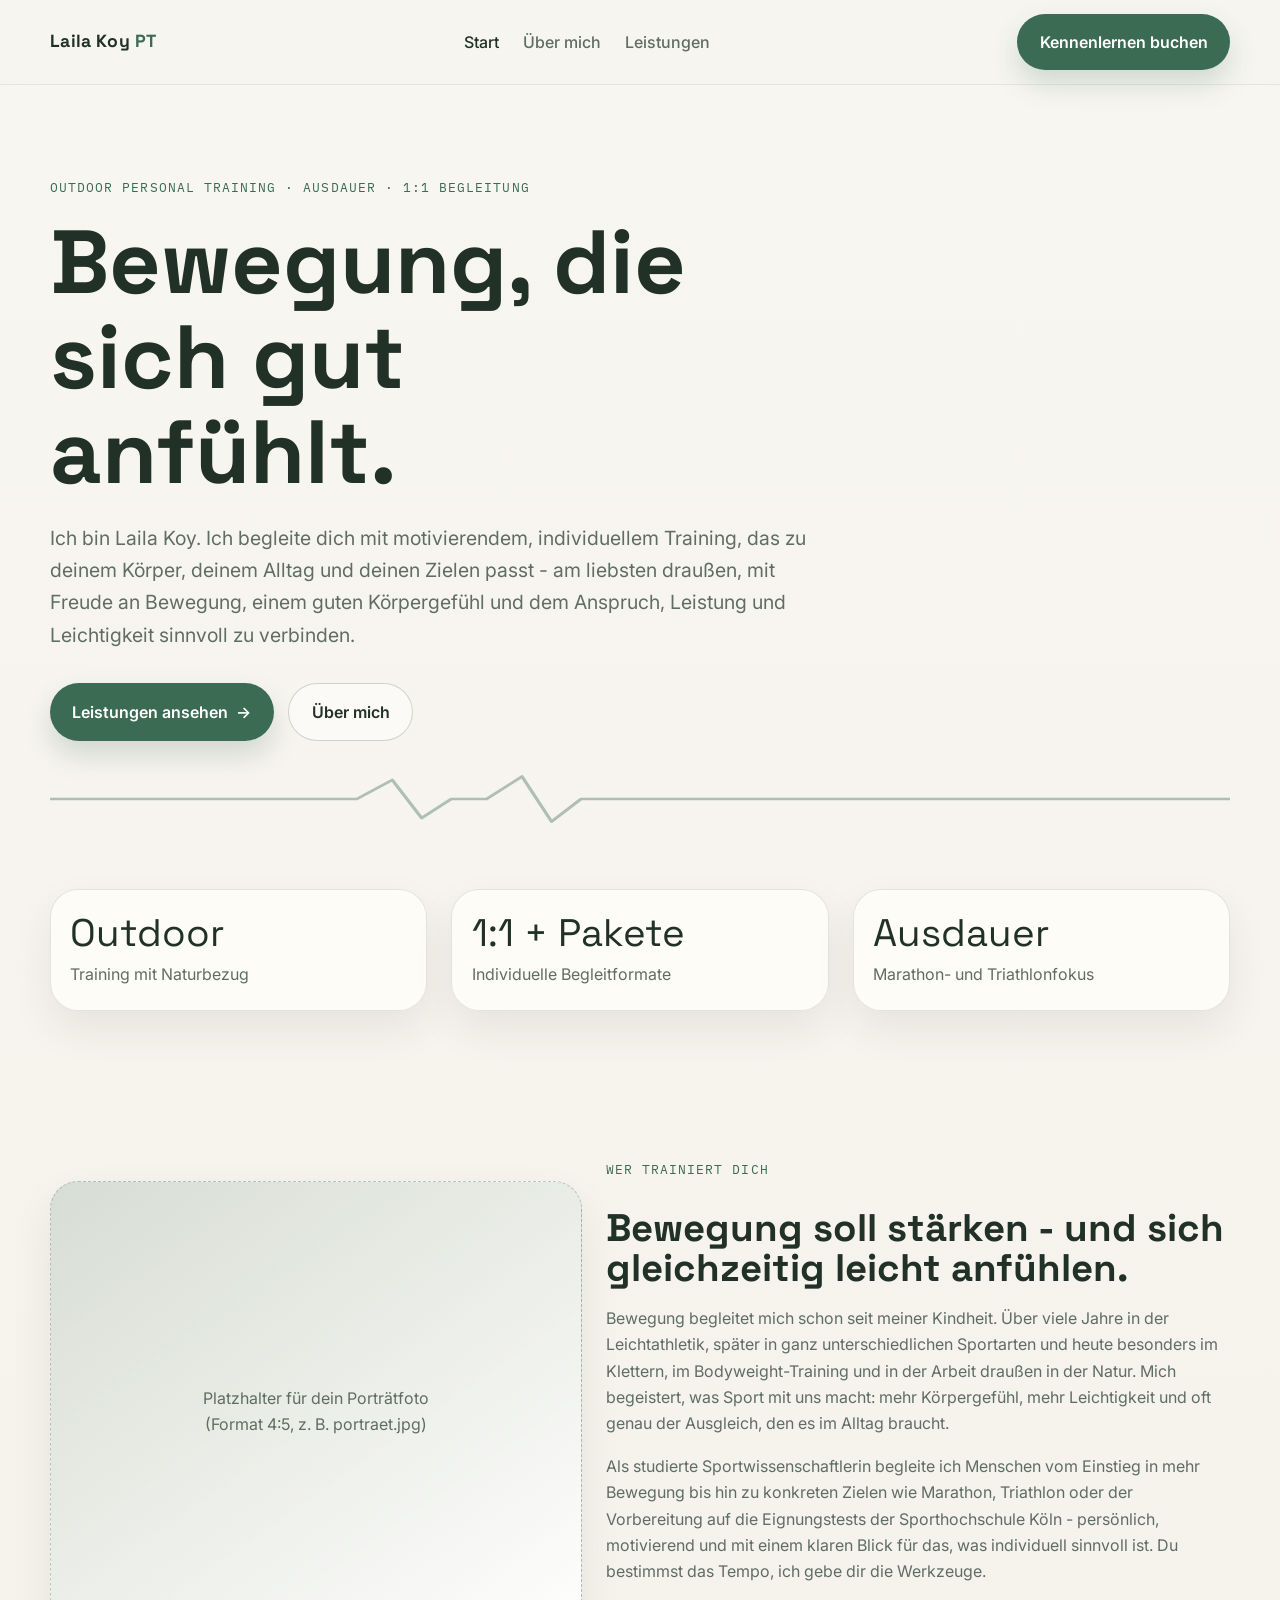
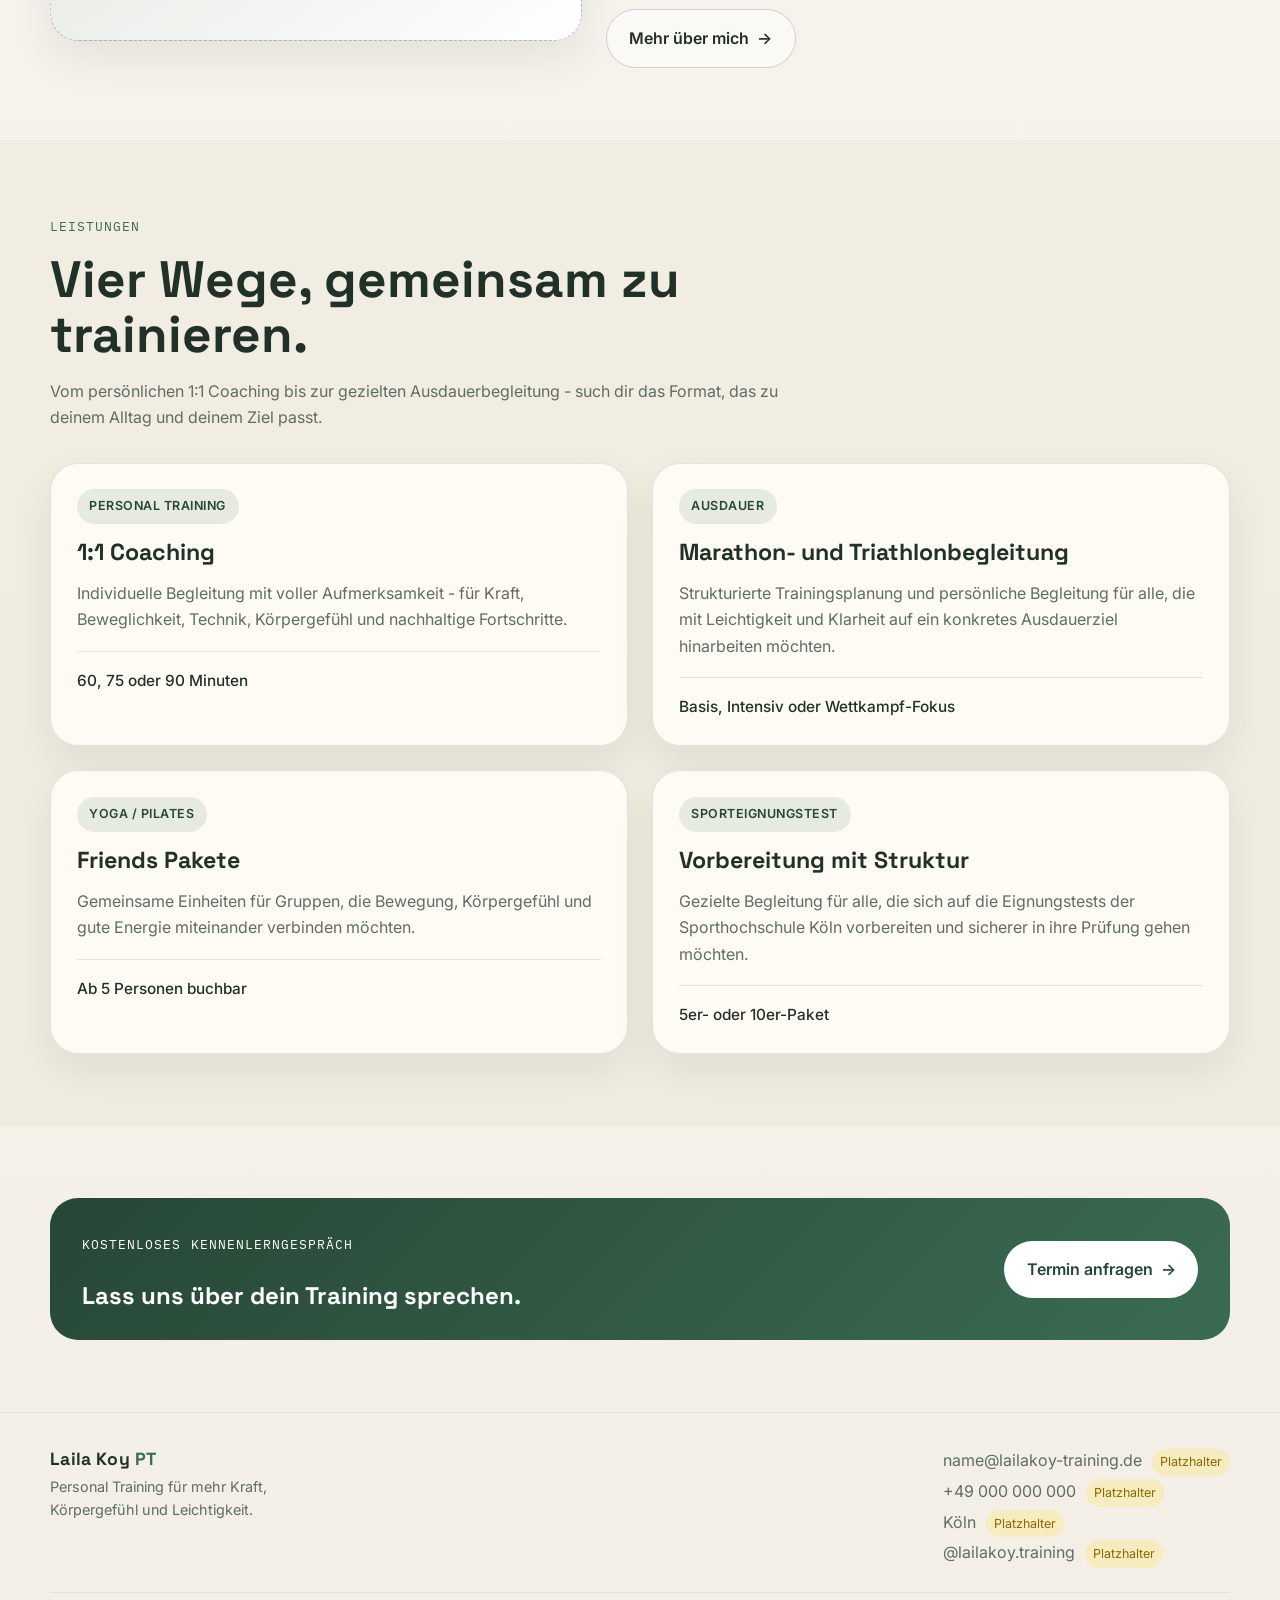
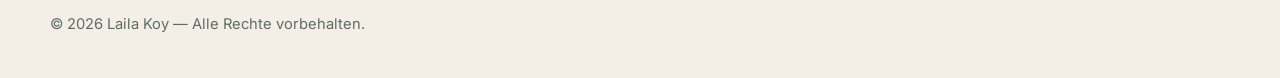
<file: index.html>
<!DOCTYPE html>
<html lang="de">
<head>
<meta charset="UTF-8" />
<meta name="viewport" content="width=device-width, initial-scale=1.0" />
<title>Laila Koy — Personal Training</title>
<meta name="description" content="Personal Training mit Laila Koy: Outdoor Training, Ausdauerbegleitung und individuelle Coachingformate für mehr Kraft, Körpergefühl und Leichtigkeit." />
<link rel="preconnect" href="https://fonts.googleapis.com" />
<link rel="preconnect" href="https://fonts.gstatic.com" crossorigin />
<link href="https://fonts.googleapis.com/css2?family=Space+Grotesk:wght@500;700&family=Inter:wght@400;500;600&family=IBM+Plex+Mono:wght@400;500&display=swap" rel="stylesheet" />
<link rel="stylesheet" href="style.css" />
</head>
<body>

<header class="site-header">
  <div class="wrap nav">
    <a href="index.html" class="wordmark">Laila Koy <span>PT</span></a>
    <button class="nav-toggle" aria-label="Menü öffnen" aria-expanded="false">
      <span></span><span></span><span></span>
    </button>
    <ul class="nav-links">
      <li><a href="index.html" aria-current="page">Start</a></li>
      <li><a href="ueber-mich.html">Über mich</a></li>
      <li><a href="leistungen.html">Leistungen</a></li>
    </ul>
    <a href="leistungen.html#kontakt" class="nav-cta">Kennenlernen buchen</a>
  </div>
</header>

<main>

  <!-- HERO -->
  <section class="hero">
    <div class="wrap">
      <span class="eyebrow">Outdoor Personal Training · Ausdauer · 1:1 Begleitung</span>
      <h1>Bewegung, die sich gut anfühlt.</h1>
      <p class="hero-lede">
        Ich bin Laila Koy. Ich begleite dich mit motivierendem, individuellem Training, das zu deinem Körper, deinem Alltag und deinen Zielen passt - am liebsten draußen, mit Freude an Bewegung, einem guten Körpergefühl und dem Anspruch, Leistung und Leichtigkeit sinnvoll zu verbinden.
      </p>
      <div class="hero-actions">
        <a href="leistungen.html" class="btn btn-primary">Leistungen ansehen <span class="btn-arrow">→</span></a>
        <a href="ueber-mich.html" class="btn btn-ghost">Über mich</a>
      </div>
    </div>

    <div class="wrap">
      <div class="pulse-divider" aria-hidden="true">
        <svg viewBox="0 0 1000 60" preserveAspectRatio="none">
          <path d="M0,30 L260,30 L290,8 L315,52 L340,30 L370,30 L400,4 L425,56 L450,30 L1000,30" />
        </svg>
      </div>
    </div>
  </section>

  <!-- STATS -->
  <section class="stats">
    <div class="wrap stats-grid">
      <div class="stat">
        <span class="num">Outdoor</span>
        <span class="label">Training mit Naturbezug</span>
      </div>
      <div class="stat">
        <span class="num">1:1 + Pakete</span>
        <span class="label">Individuelle Begleitformate</span>
      </div>
      <div class="stat">
        <span class="num">Ausdauer</span>
        <span class="label">Marathon- und Triathlonfokus</span>
      </div>
    </div>
  </section>

  <!-- INTRO TEASER -->
  <section class="section">
    <div class="wrap intro-grid">
      <div class="portrait reveal">
        <span class="portrait-label">Platzhalter für dein Porträtfoto<br />(Format 4:5, z. B. portraet.jpg)</span>
      </div>
      <div class="reveal">
        <span class="eyebrow">Wer trainiert dich</span>
        <h2 style="margin-top:0.7rem; font-size: clamp(1.7rem, 3.5vw, 2.4rem);">
          Bewegung soll stärken - und sich gleichzeitig leicht anfühlen.
        </h2>
        <p style="color: var(--ink-soft); margin-top: 1rem;">
          Bewegung begleitet mich schon seit meiner Kindheit. Über viele Jahre in der Leichtathletik, später in ganz unterschiedlichen Sportarten und heute besonders im Klettern, im Bodyweight-Training und in der Arbeit draußen in der Natur. Mich begeistert, was Sport mit uns macht: mehr Körpergefühl, mehr Leichtigkeit und oft genau der Ausgleich, den es im Alltag braucht.
        </p>
        <p style="color: var(--ink-soft);">
          Als studierte Sportwissenschaftlerin begleite ich Menschen vom Einstieg in mehr Bewegung bis hin zu konkreten Zielen wie Marathon, Triathlon oder der Vorbereitung auf die Eignungstests der Sporthochschule Köln - persönlich, motivierend und mit einem klaren Blick für das, was individuell sinnvoll ist. Du bestimmst das Tempo, ich gebe dir die Werkzeuge.
        </p>
        <a href="ueber-mich.html" class="btn btn-ghost" style="margin-top: 0.5rem;">Mehr über mich <span class="btn-arrow">→</span></a>
      </div>
    </div>
  </section>

  <!-- LEISTUNGEN TEASER -->
  <section class="section section-alt">
    <div class="wrap">
      <div class="section-head reveal">
        <span class="eyebrow">Leistungen</span>
        <h2>Vier Wege, gemeinsam zu trainieren.</h2>
        <p>Vom persönlichen 1:1 Coaching bis zur gezielten Ausdauerbegleitung - such dir das Format, das zu deinem Alltag und deinem Ziel passt.</p>
      </div>
      <div class="card-grid">
        <div class="card reveal">
          <span class="tag">Personal Training</span>
          <h3>1:1 Coaching</h3>
          <p>Individuelle Begleitung mit voller Aufmerksamkeit - für Kraft, Beweglichkeit, Technik, Körpergefühl und nachhaltige Fortschritte.</p>
          <div class="meta">60, 75 oder 90 Minuten</div>
        </div>
        <div class="card reveal">
          <span class="tag">Ausdauer</span>
          <h3>Marathon- und Triathlonbegleitung</h3>
          <p>Strukturierte Trainingsplanung und persönliche Begleitung für alle, die mit Leichtigkeit und Klarheit auf ein konkretes Ausdauerziel hinarbeiten möchten.</p>
          <div class="meta">Basis, Intensiv oder Wettkampf-Fokus</div>
        </div>
        <div class="card reveal">
          <span class="tag">Yoga / Pilates</span>
          <h3>Friends Pakete</h3>
          <p>Gemeinsame Einheiten für Gruppen, die Bewegung, Körpergefühl und gute Energie miteinander verbinden möchten.</p>
          <div class="meta">Ab 5 Personen buchbar</div>
        </div>
        <div class="card reveal">
          <span class="tag">Sporteignungstest</span>
          <h3>Vorbereitung mit Struktur</h3>
          <p>Gezielte Begleitung für alle, die sich auf die Eignungstests der Sporthochschule Köln vorbereiten und sicherer in ihre Prüfung gehen möchten.</p>
          <div class="meta">5er- oder 10er-Paket</div>
        </div>
      </div>
    </div>
  </section>

  <!-- CTA BAND -->
  <section class="cta-band">
    <div class="wrap">
      <div>
        <span class="eyebrow">Kostenloses Kennenlerngespräch</span>
        <h2 style="margin-top: 0.7rem;">Lass uns über dein Training sprechen.</h2>
      </div>
      <a href="leistungen.html#kontakt" class="btn btn-primary">Termin anfragen <span class="btn-arrow">→</span></a>
    </div>
  </section>

</main>

<footer class="site-footer">
  <div class="wrap footer-grid">
    <div>
      <div class="wordmark">Laila Koy <span>PT</span></div>
      <p style="color: var(--ink-soft); font-size: 0.9rem; max-width: 32ch; margin:0;">Personal Training für mehr Kraft, Körpergefühl und Leichtigkeit.</p>
    </div>
    <div class="footer-contact">
      <div>name@lailakoy-training.de <span class="placeholder-note">Platzhalter</span></div>
      <div>+49 000 000 000 <span class="placeholder-note">Platzhalter</span></div>
      <div>Köln <span class="placeholder-note">Platzhalter</span></div>
      <div><a href="#">@lailakoy.training</a> <span class="placeholder-note">Platzhalter</span></div>
    </div>
  </div>
  <div class="wrap footer-note">© 2026 Laila Koy — Alle Rechte vorbehalten.</div>
</footer>

<script src="script.js"></script>
</body>
</html>
</file>
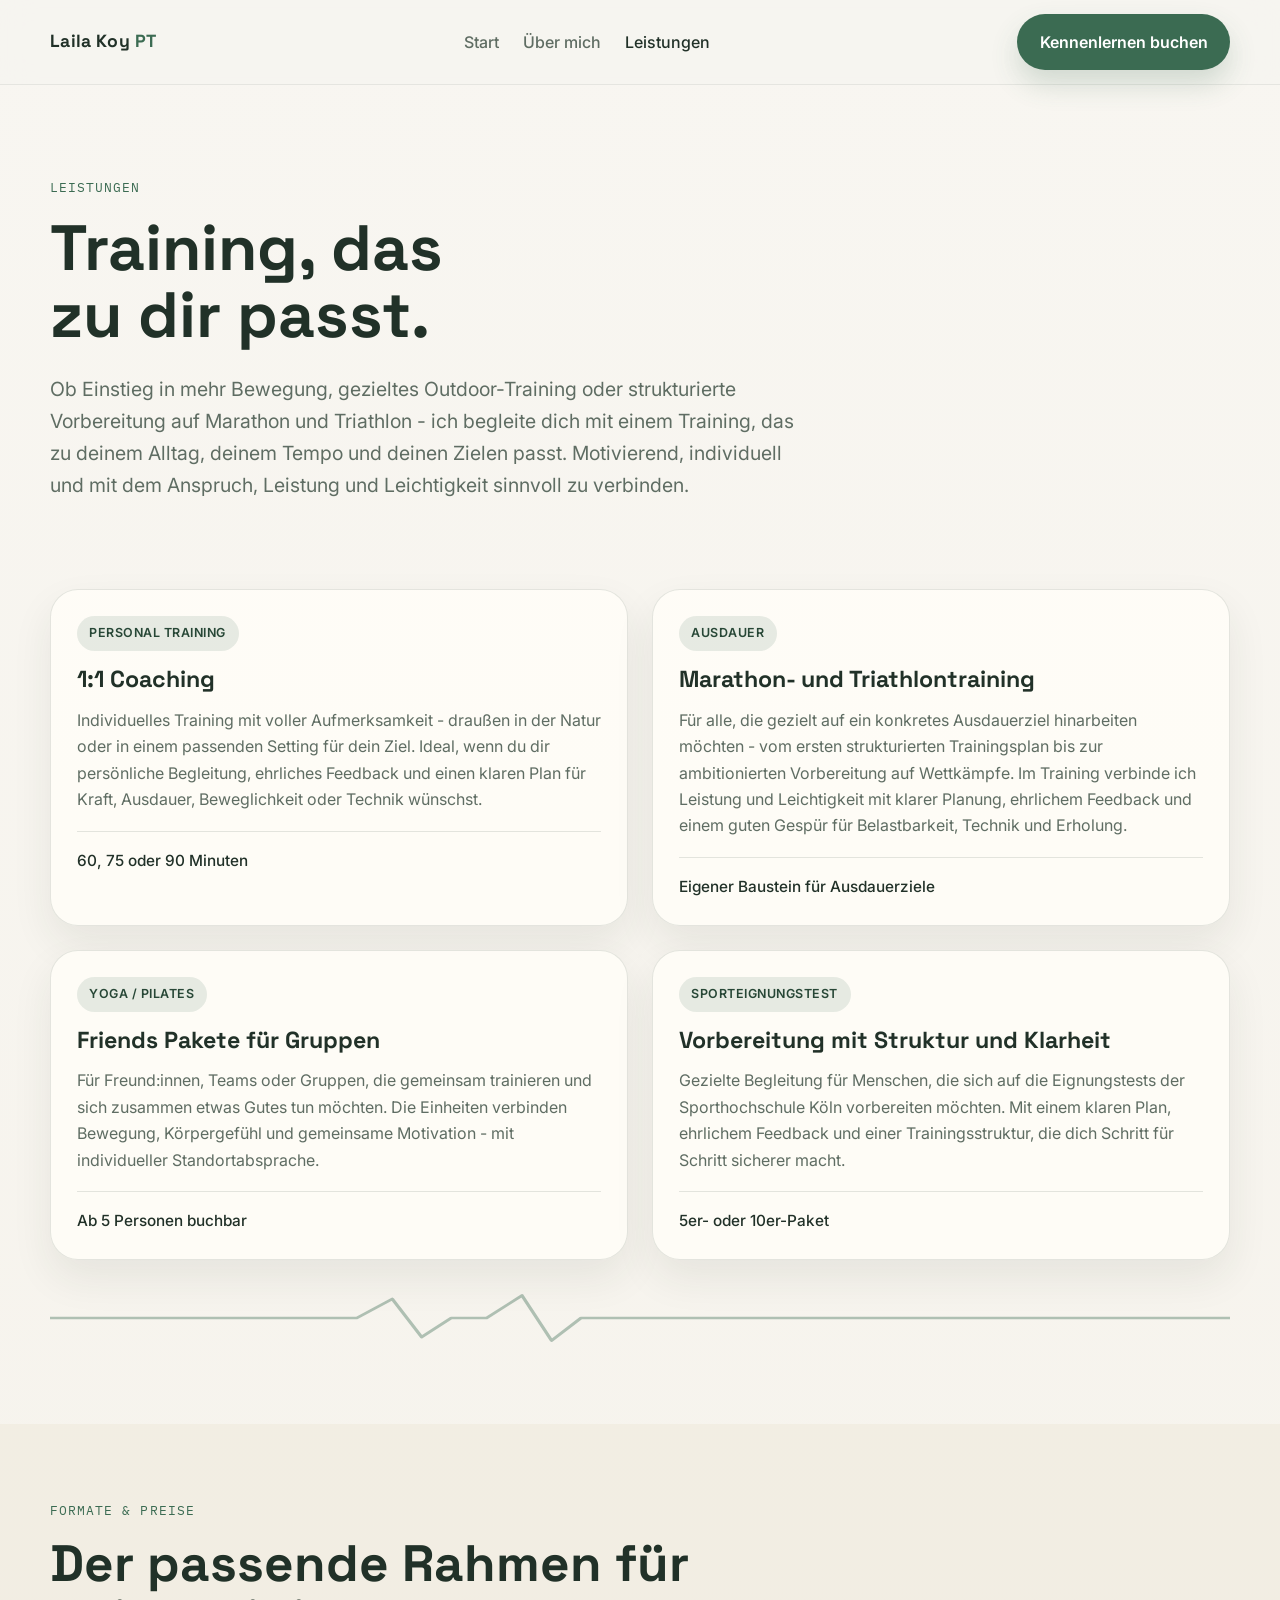
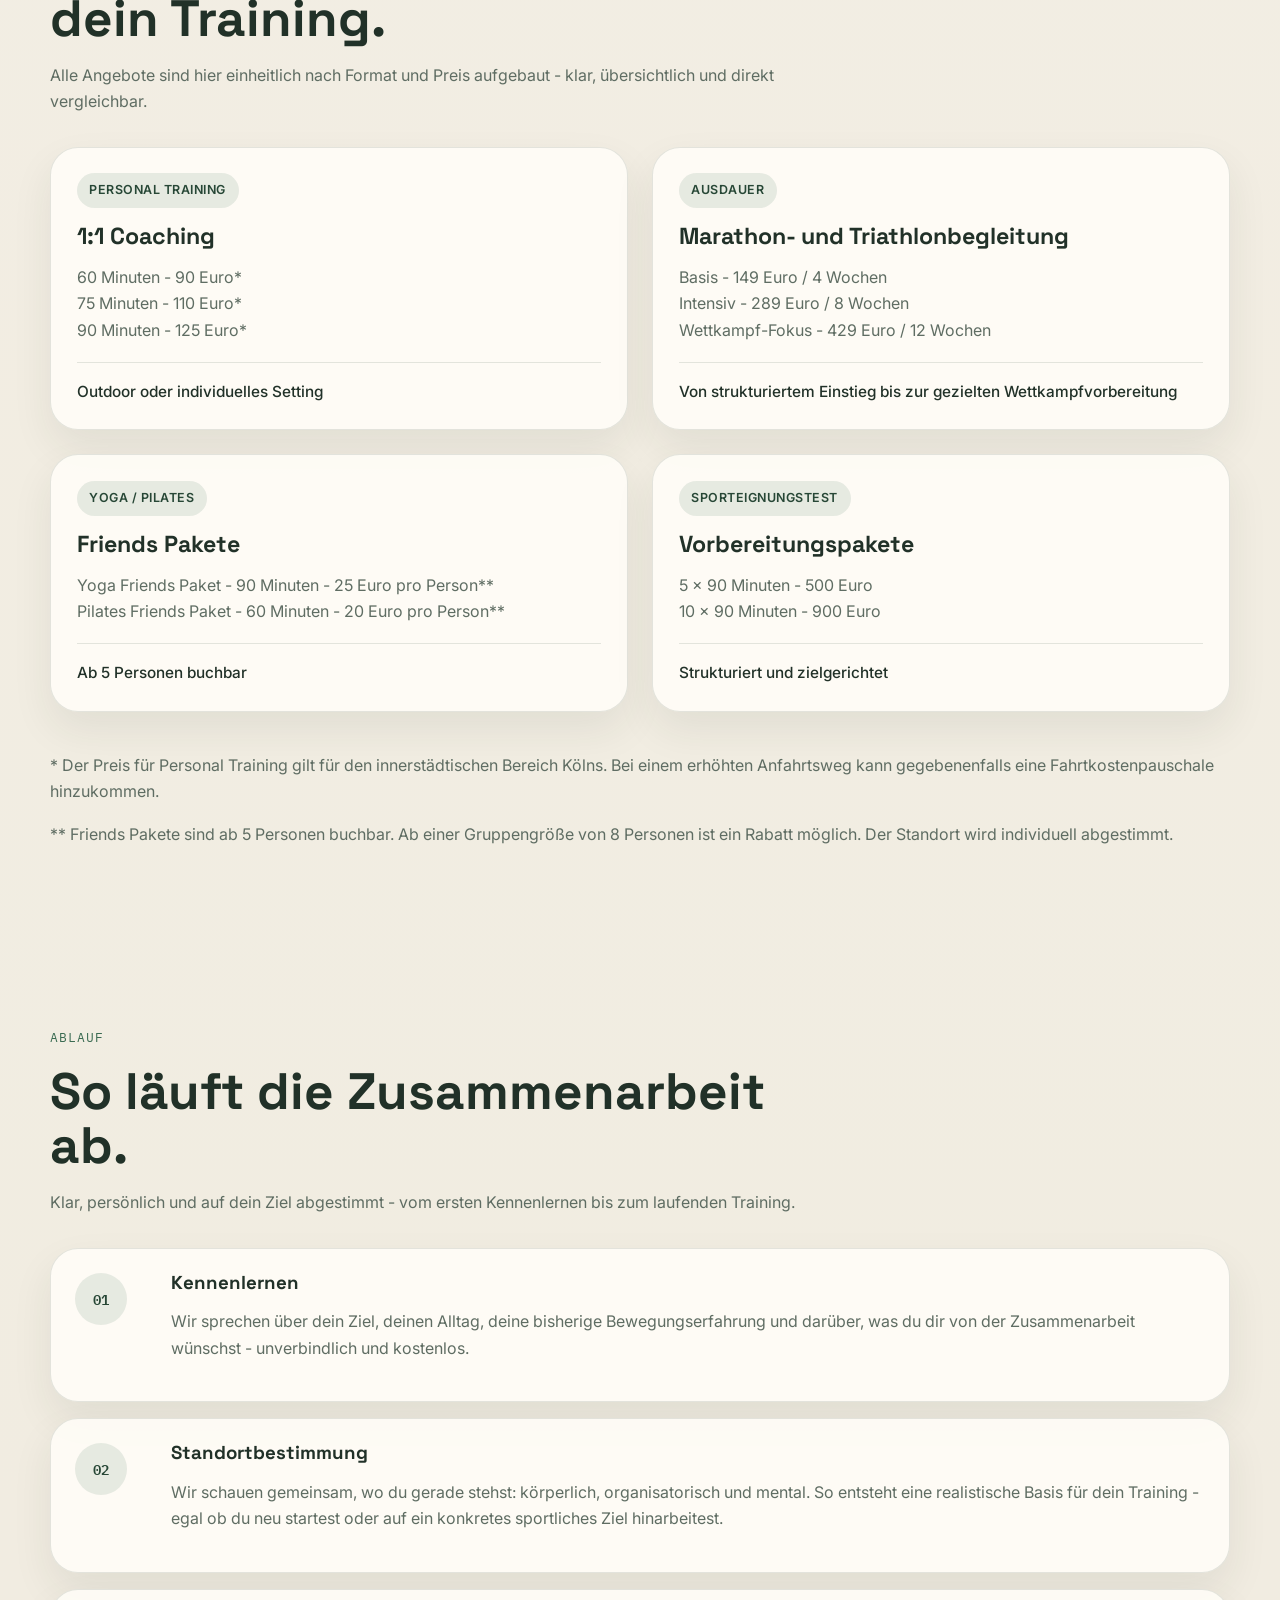
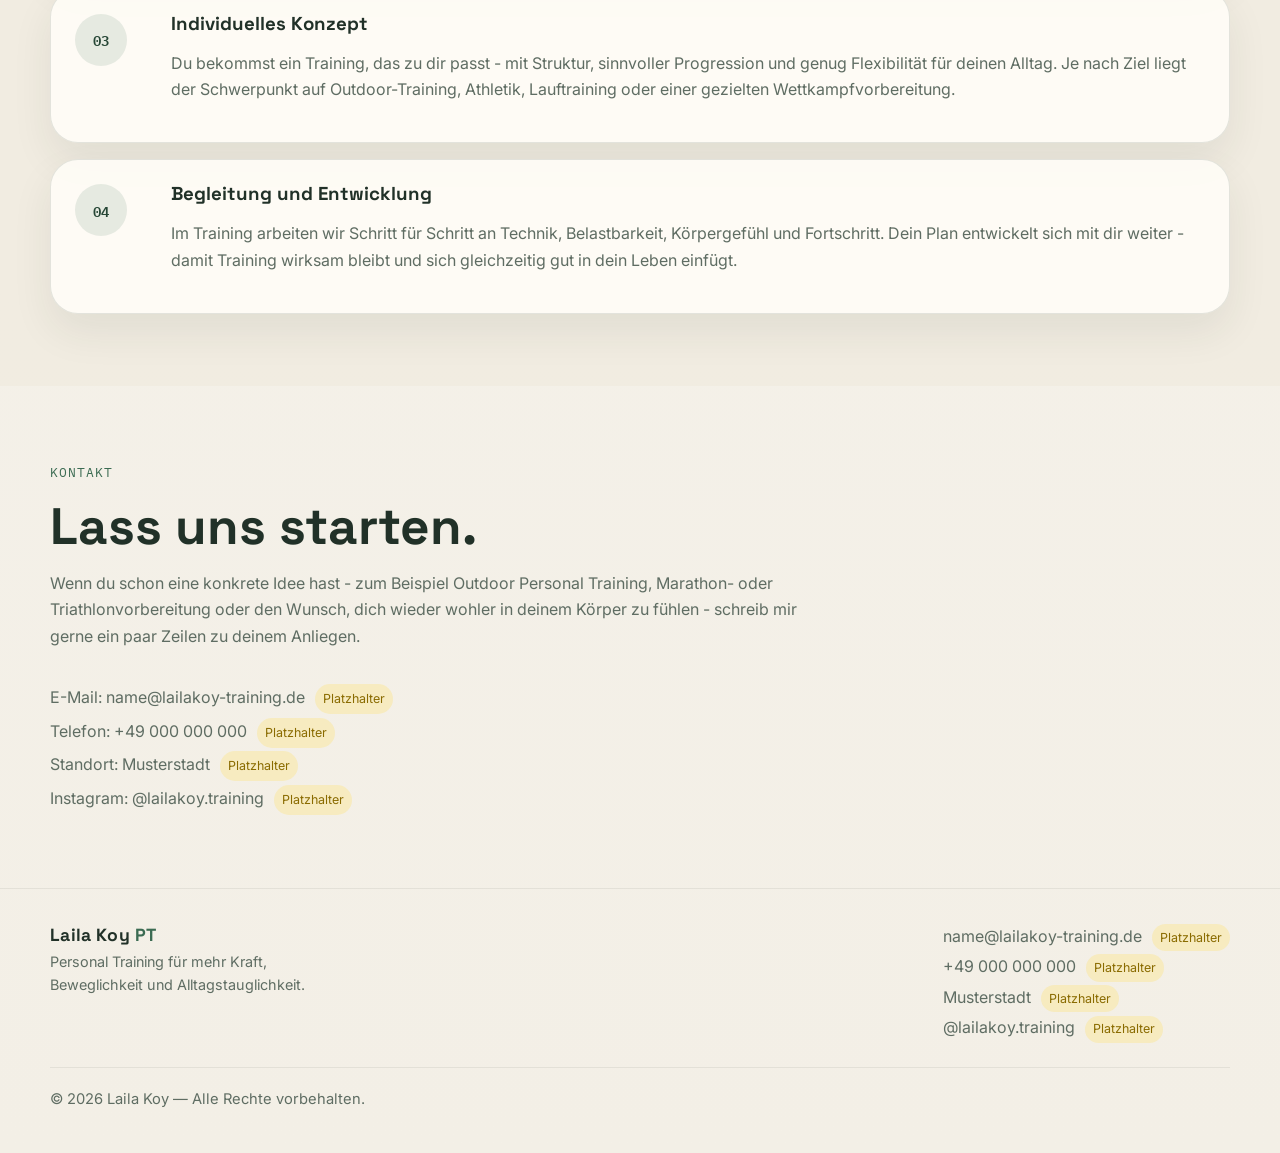
<file: leistungen.html>
<!DOCTYPE html>
<html lang="de">
<head>
<meta charset="UTF-8" />
<meta name="viewport" content="width=device-width, initial-scale=1.0" />
<title>Leistungen — Laila Koy Personal Training</title>
<meta name="description" content="Personal Training, Kleingruppen und Online-Coaching mit Laila Koy — Leistungen, Ablauf und Kontakt." />
<link rel="preconnect" href="https://fonts.googleapis.com" />
<link rel="preconnect" href="https://fonts.gstatic.com" crossorigin />
<link href="https://fonts.googleapis.com/css2?family=Space+Grotesk:wght@500;700&family=Inter:wght@400;500;600&family=IBM+Plex+Mono:wght@400;500&display=swap" rel="stylesheet" />
<link rel="stylesheet" href="style.css" />
</head>
<body>

<header class="site-header">
  <div class="wrap nav">
    <a href="index.html" class="wordmark">Laila Koy <span>PT</span></a>
    <button class="nav-toggle" aria-label="Menü öffnen" aria-expanded="false">
      <span></span><span></span><span></span>
    </button>
    <ul class="nav-links">
      <li><a href="index.html">Start</a></li>
      <li><a href="ueber-mich.html">Über mich</a></li>
      <li><a href="leistungen.html" aria-current="page">Leistungen</a></li>
    </ul>
    <a href="#kontakt" class="nav-cta">Kennenlernen buchen</a>
  </div>
</header>

<main>

  <!-- HERO -->
  <section class="hero" style="padding-bottom: 1rem;">
    <div class="wrap">
      <span class="eyebrow">Leistungen</span>
      <h1 style="font-size: clamp(2.2rem, 5.5vw, 4rem);">Training, das zu dir passt.</h1>
      <p class="hero-lede">
        Ob Einstieg in mehr Bewegung, gezieltes Outdoor-Training oder strukturierte Vorbereitung auf Marathon und Triathlon - ich begleite dich mit einem Training, das zu deinem Alltag, deinem Tempo und deinen Zielen passt. Motivierend, individuell und mit dem Anspruch, Leistung und Leichtigkeit sinnvoll zu verbinden.
      </p>
    </div>
  </section>

  <!-- LEISTUNGEN CARDS -->
  <section class="section">
    <div class="wrap card-grid">
      <div class="card reveal">
        <span class="tag">Personal Training</span>
        <h3>1:1 Coaching</h3>
        <p>Individuelles Training mit voller Aufmerksamkeit - draußen in der Natur oder in einem passenden Setting für dein Ziel. Ideal, wenn du dir persönliche Begleitung, ehrliches Feedback und einen klaren Plan für Kraft, Ausdauer, Beweglichkeit oder Technik wünschst.</p>
        <div class="meta">60, 75 oder 90 Minuten</div>
      </div>
      <div class="card reveal">
        <span class="tag">Ausdauer</span>
        <h3>Marathon- und Triathlontraining</h3>
        <p>Für alle, die gezielt auf ein konkretes Ausdauerziel hinarbeiten möchten - vom ersten strukturierten Trainingsplan bis zur ambitionierten Vorbereitung auf Wettkämpfe. Im Training verbinde ich Leistung und Leichtigkeit mit klarer Planung, ehrlichem Feedback und einem guten Gespür für Belastbarkeit, Technik und Erholung.</p>
        <div class="meta">Eigener Baustein für Ausdauerziele</div>
      </div>
      <div class="card reveal">
        <span class="tag">Yoga / Pilates</span>
        <h3>Friends Pakete für Gruppen</h3>
        <p>Für Freund:innen, Teams oder Gruppen, die gemeinsam trainieren und sich zusammen etwas Gutes tun möchten. Die Einheiten verbinden Bewegung, Körpergefühl und gemeinsame Motivation - mit individueller Standortabsprache.</p>
        <div class="meta">Ab 5 Personen buchbar</div>
      </div>
      <div class="card reveal">
        <span class="tag">Sporteignungstest</span>
        <h3>Vorbereitung mit Struktur und Klarheit</h3>
        <p>Gezielte Begleitung für Menschen, die sich auf die Eignungstests der Sporthochschule Köln vorbereiten möchten. Mit einem klaren Plan, ehrlichem Feedback und einer Trainingsstruktur, die dich Schritt für Schritt sicherer macht.</p>
        <div class="meta">5er- oder 10er-Paket</div>
      </div>
    </div>

    <div class="wrap">
      <div class="pulse-divider" aria-hidden="true">
        <svg viewBox="0 0 1000 60" preserveAspectRatio="none">
          <path d="M0,30 L260,30 L290,8 L315,52 L340,30 L370,30 L400,4 L425,56 L450,30 L1000,30" />
        </svg>
      </div>
    </div>
  </section>

  <!-- PREISE -->
  <section class="section section-alt">
    <div class="wrap">
      <div class="section-head reveal">
        <span class="eyebrow">Formate & Preise</span>
        <h2>Der passende Rahmen für dein Training.</h2>
        <p>Alle Angebote sind hier einheitlich nach Format und Preis aufgebaut - klar, übersichtlich und direkt vergleichbar.</p>
      </div>

      <div class="card-grid">
        <div class="card reveal">
          <span class="tag">Personal Training</span>
          <h3>1:1 Coaching</h3>
          <p>60 Minuten - 90 Euro*<br />75 Minuten - 110 Euro*<br />90 Minuten - 125 Euro*</p>
          <div class="meta">Outdoor oder individuelles Setting</div>
        </div>
        <div class="card reveal">
          <span class="tag">Ausdauer</span>
          <h3>Marathon- und Triathlonbegleitung</h3>
          <p>Basis - 149 Euro / 4 Wochen<br />Intensiv - 289 Euro / 8 Wochen<br />Wettkampf-Fokus - 429 Euro / 12 Wochen</p>
          <div class="meta">Von strukturiertem Einstieg bis zur gezielten Wettkampfvorbereitung</div>
        </div>
        <div class="card reveal">
          <span class="tag">Yoga / Pilates</span>
          <h3>Friends Pakete</h3>
          <p>Yoga Friends Paket - 90 Minuten - 25 Euro pro Person**<br />Pilates Friends Paket - 60 Minuten - 20 Euro pro Person**</p>
          <div class="meta">Ab 5 Personen buchbar</div>
        </div>
        <div class="card reveal">
          <span class="tag">Sporteignungstest</span>
          <h3>Vorbereitungspakete</h3>
          <p>5 x 90 Minuten - 500 Euro<br />10 x 90 Minuten - 900 Euro</p>
          <div class="meta">Strukturiert und zielgerichtet</div>
        </div>
      </div>

      <div class="section-head reveal" style="margin-top: 2.5rem; text-align: left; max-width: 100%;">
        <p>* Der Preis für Personal Training gilt für den innerstädtischen Bereich Kölns. Bei einem erhöhten Anfahrtsweg kann gegebenenfalls eine Fahrtkostenpauschale hinzukommen.</p>
        <p>** Friends Pakete sind ab 5 Personen buchbar. Ab einer Gruppengröße von 8 Personen ist ein Rabatt möglich. Der Standort wird individuell abgestimmt.</p>
      </div>
    </div>
  </section>

  <!-- PROZESS -->
  <section class="section section-alt">
    <div class="wrap">
      <div class="section-head reveal">
        <span class="eyebrow">Ablauf</span>
        <h2>So läuft die Zusammenarbeit ab.</h2>
        <p>Klar, persönlich und auf dein Ziel abgestimmt - vom ersten Kennenlernen bis zum laufenden Training.</p>
      </div>

      <ol class="process-list reveal">
        <li class="process-item">
          <span class="idx">01</span>
          <div>
            <h3>Kennenlernen</h3>
            <p>Wir sprechen über dein Ziel, deinen Alltag, deine bisherige Bewegungserfahrung und darüber, was du dir von der Zusammenarbeit wünschst - unverbindlich und kostenlos.</p>
          </div>
        </li>
        <li class="process-item">
          <span class="idx">02</span>
          <div>
            <h3>Standortbestimmung</h3>
            <p>Wir schauen gemeinsam, wo du gerade stehst: körperlich, organisatorisch und mental. So entsteht eine realistische Basis für dein Training - egal ob du neu startest oder auf ein konkretes sportliches Ziel hinarbeitest.</p>
          </div>
        </li>
        <li class="process-item">
          <span class="idx">03</span>
          <div>
            <h3>Individuelles Konzept</h3>
            <p>Du bekommst ein Training, das zu dir passt - mit Struktur, sinnvoller Progression und genug Flexibilität für deinen Alltag. Je nach Ziel liegt der Schwerpunkt auf Outdoor-Training, Athletik, Lauftraining oder einer gezielten Wettkampfvorbereitung.</p>
          </div>
        </li>
        <li class="process-item">
          <span class="idx">04</span>
          <div>
            <h3>Begleitung und Entwicklung</h3>
            <p>Im Training arbeiten wir Schritt für Schritt an Technik, Belastbarkeit, Körpergefühl und Fortschritt. Dein Plan entwickelt sich mit dir weiter - damit Training wirksam bleibt und sich gleichzeitig gut in dein Leben einfügt.</p>
          </div>
        </li>
      </ol>
    </div>
  </section>

  <!-- KONTAKT -->
  <section class="section" id="kontakt">
    <div class="wrap">
      <div class="section-head reveal">
        <span class="eyebrow">Kontakt</span>
        <h2>Lass uns starten.</h2>
        <p>Wenn du schon eine konkrete Idee hast - zum Beispiel Outdoor Personal Training, Marathon- oder Triathlonvorbereitung oder den Wunsch, dich wieder wohler in deinem Körper zu fühlen - schreib mir gerne ein paar Zeilen zu deinem Anliegen.</p>
      </div>

      <div class="footer-contact reveal" style="font-size: 1rem; line-height: 2.1;">
        <div>E-Mail: name@lailakoy-training.de <span class="placeholder-note">Platzhalter</span></div>
        <div>Telefon: +49 000 000 000 <span class="placeholder-note">Platzhalter</span></div>
        <div>Standort: Musterstadt <span class="placeholder-note">Platzhalter</span></div>
        <div>Instagram: <a href="#">@lailakoy.training</a> <span class="placeholder-note">Platzhalter</span></div>
      </div>
    </div>
  </section>

</main>

<footer class="site-footer">
  <div class="wrap footer-grid">
    <div>
      <div class="wordmark">Laila Koy <span>PT</span></div>
      <p style="color: var(--ink-soft); font-size: 0.9rem; max-width: 32ch; margin:0;">Personal Training für mehr Kraft, Beweglichkeit und Alltagstauglichkeit.</p>
    </div>
    <div class="footer-contact">
      <div>name@lailakoy-training.de <span class="placeholder-note">Platzhalter</span></div>
      <div>+49 000 000 000 <span class="placeholder-note">Platzhalter</span></div>
      <div>Musterstadt <span class="placeholder-note">Platzhalter</span></div>
      <div><a href="#">@lailakoy.training</a> <span class="placeholder-note">Platzhalter</span></div>
    </div>
  </div>
  <div class="wrap footer-note">© 2026 Laila Koy — Alle Rechte vorbehalten.</div>
</footer>

<script src="script.js"></script>
</body>
</html>
</file>
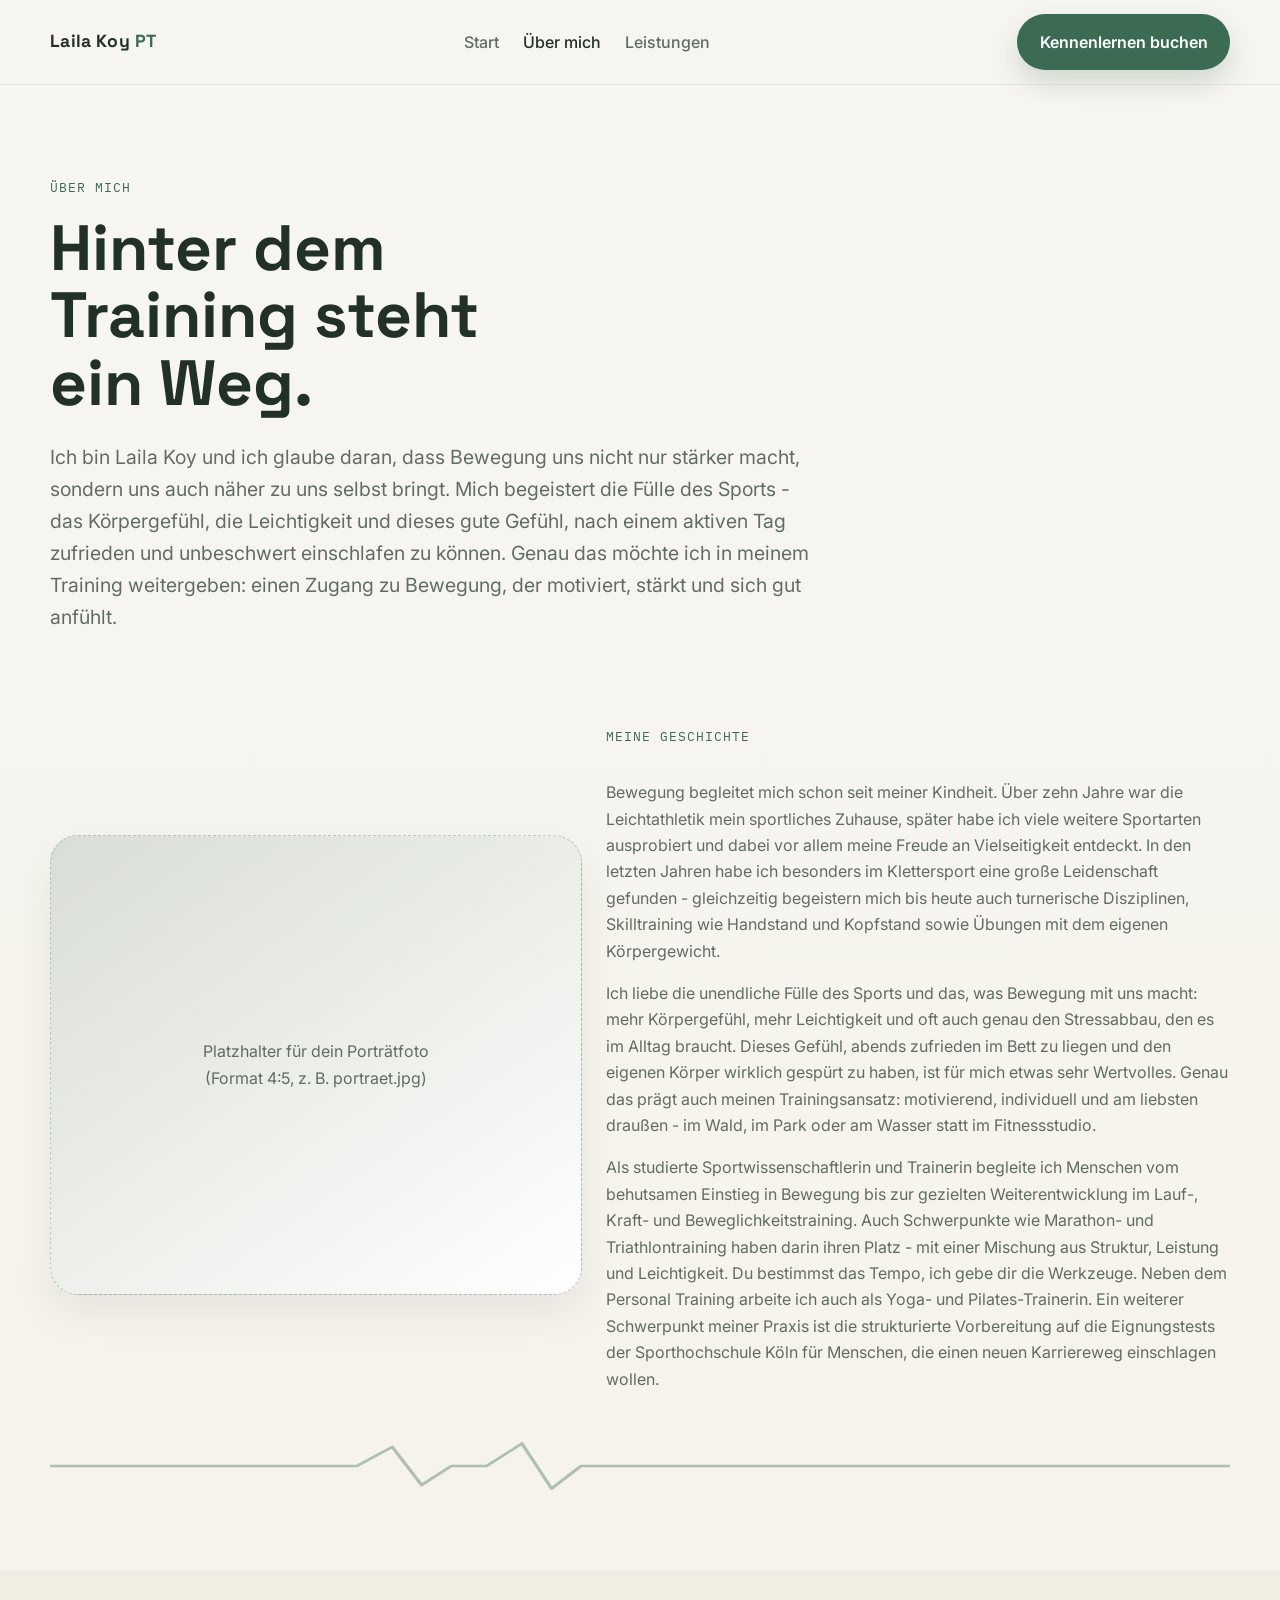
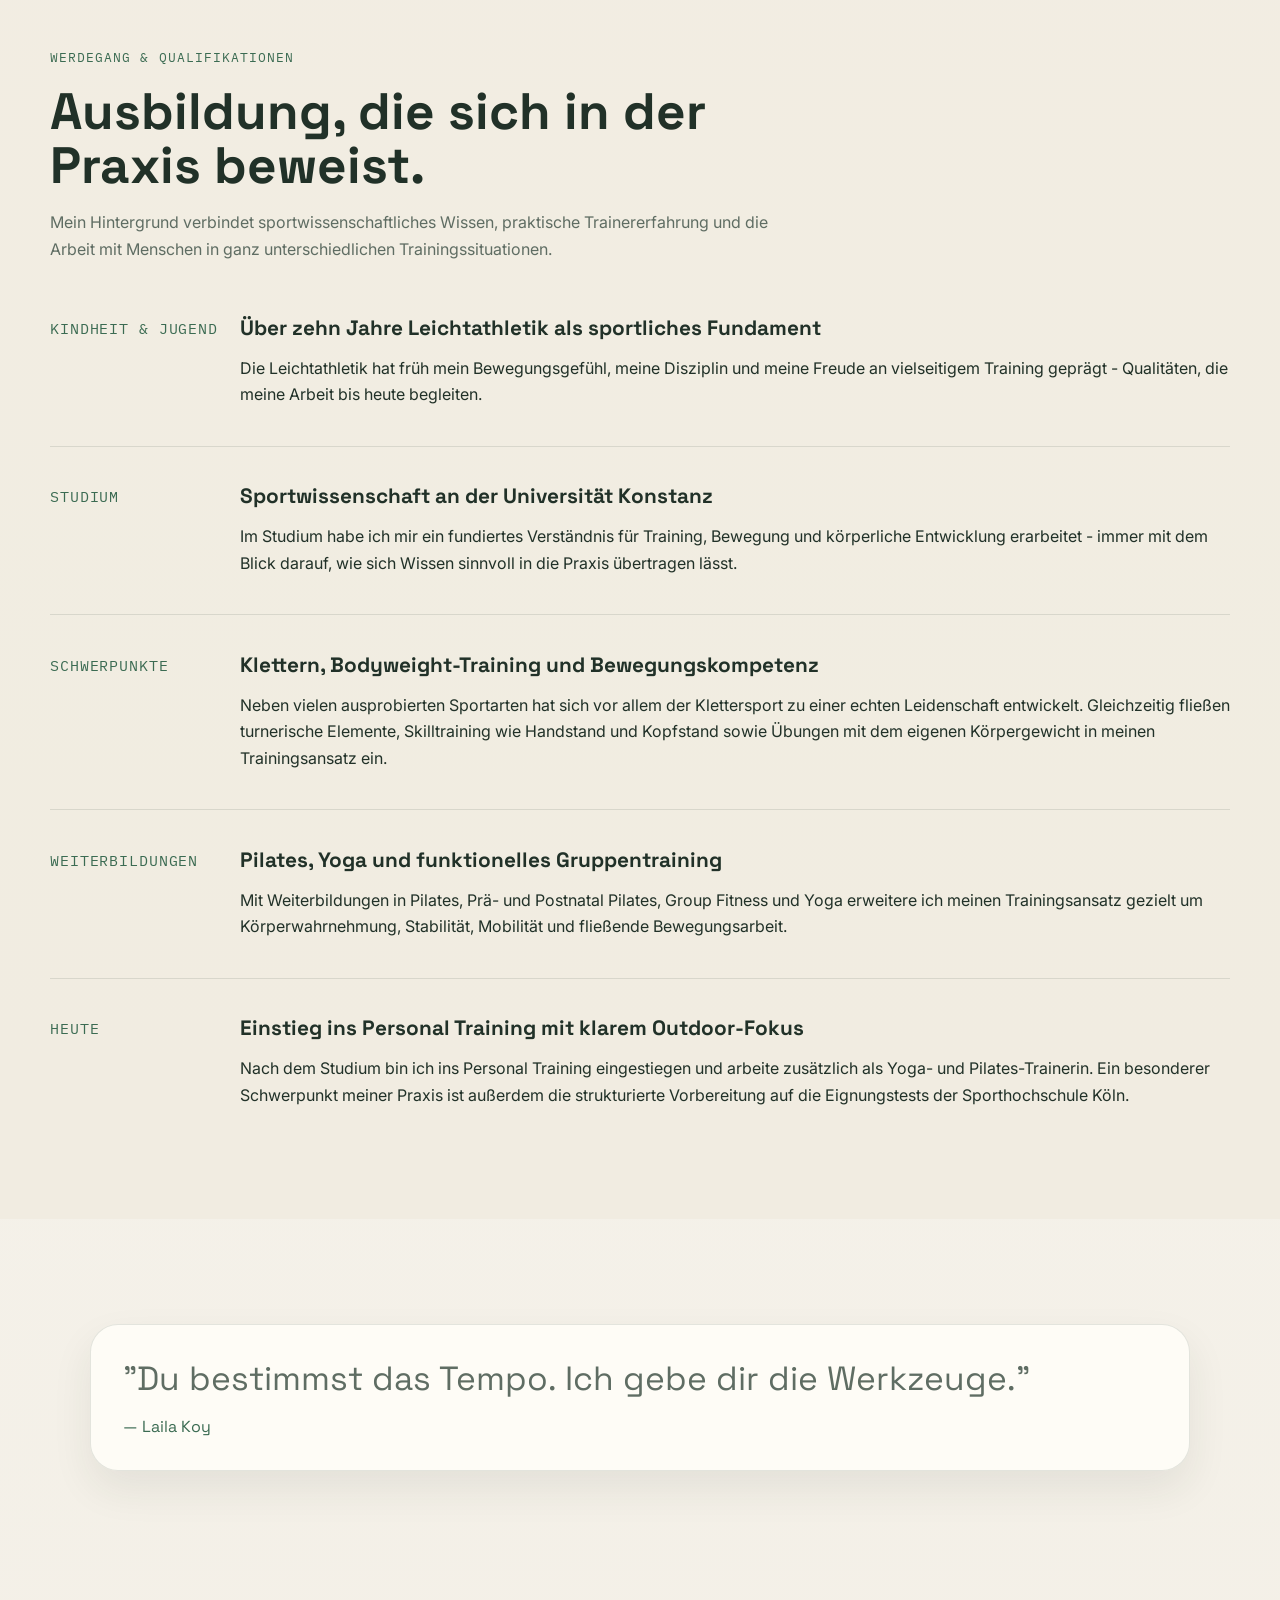
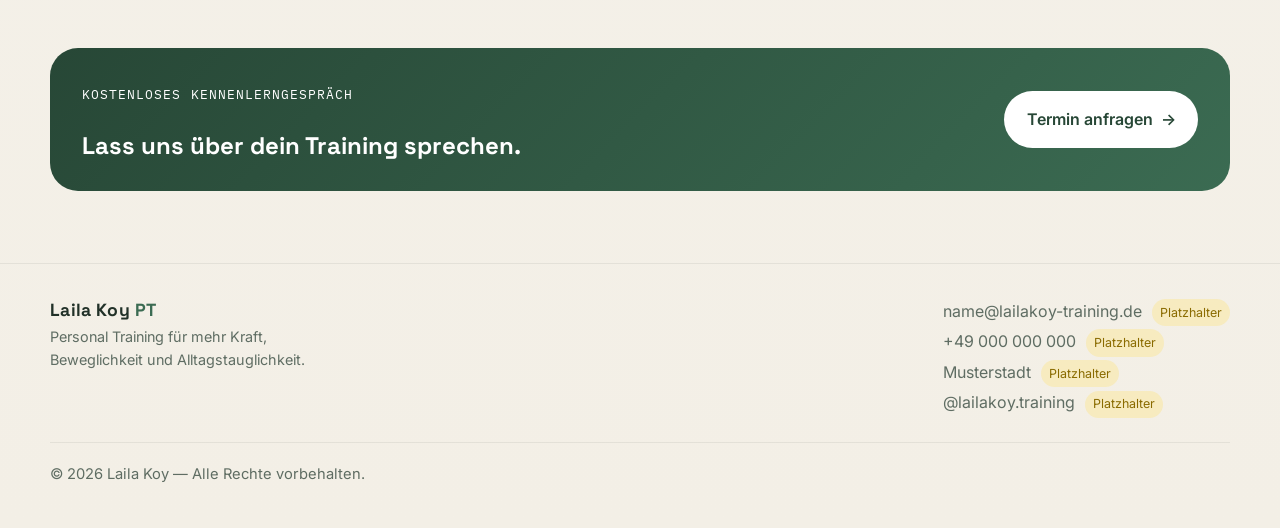
<file: ueber-mich.html>
<!DOCTYPE html>
<html lang="de">
<head>
<meta charset="UTF-8" />
<meta name="viewport" content="width=device-width, initial-scale=1.0" />
<title>Über mich — Laila Koy Personal Training</title>
<meta name="description" content="Lerne Laila Koy kennen: Werdegang, Qualifikationen und Trainingsphilosophie." />
<link rel="preconnect" href="https://fonts.googleapis.com" />
<link rel="preconnect" href="https://fonts.gstatic.com" crossorigin />
<link href="https://fonts.googleapis.com/css2?family=Space+Grotesk:wght@500;700&family=Inter:wght@400;500;600&family=IBM+Plex+Mono:wght@400;500&display=swap" rel="stylesheet" />
<link rel="stylesheet" href="style.css" />
</head>
<body>

<header class="site-header">
  <div class="wrap nav">
    <a href="index.html" class="wordmark">Laila Koy <span>PT</span></a>
    <button class="nav-toggle" aria-label="Menü öffnen" aria-expanded="false">
      <span></span><span></span><span></span>
    </button>
    <ul class="nav-links">
      <li><a href="index.html">Start</a></li>
      <li><a href="ueber-mich.html" aria-current="page">Über mich</a></li>
      <li><a href="leistungen.html">Leistungen</a></li>
    </ul>
    <a href="leistungen.html#kontakt" class="nav-cta">Kennenlernen buchen</a>
  </div>
</header>

<main>

  <!-- HERO -->
  <section class="hero" style="padding-bottom: 1rem;">
    <div class="wrap">
      <span class="eyebrow">Über mich</span>
      <h1 style="font-size: clamp(2.2rem, 5.5vw, 4rem);">Hinter dem Training steht ein Weg.</h1>
      <p class="hero-lede">
        Ich bin Laila Koy und ich glaube daran, dass Bewegung uns nicht nur stärker macht, sondern uns auch näher zu uns selbst bringt. Mich begeistert die Fülle des Sports - das Körpergefühl, die Leichtigkeit und dieses gute Gefühl, nach einem aktiven Tag zufrieden und unbeschwert einschlafen zu können. Genau das möchte ich in meinem Training weitergeben: einen Zugang zu Bewegung, der motiviert, stärkt und sich gut anfühlt.
      </p>
    </div>
  </section>

  <!-- PORTRAIT + BIO -->
  <section class="section">
    <div class="wrap intro-grid">
      <div class="portrait reveal">
        <span class="portrait-label">Platzhalter für dein Porträtfoto<br />(Format 4:5, z. B. portraet.jpg)</span>
      </div>
      <div class="reveal">
        <span class="eyebrow">Meine Geschichte</span>
        <p style="color: var(--ink-soft); margin-top: 1rem;">
          Bewegung begleitet mich schon seit meiner Kindheit. Über zehn Jahre war die Leichtathletik mein sportliches Zuhause, später habe ich viele weitere Sportarten ausprobiert und dabei vor allem meine Freude an Vielseitigkeit entdeckt. In den letzten Jahren habe ich besonders im Klettersport eine große Leidenschaft gefunden - gleichzeitig begeistern mich bis heute auch turnerische Disziplinen, Skilltraining wie Handstand und Kopfstand sowie Übungen mit dem eigenen Körpergewicht.
        </p>
        <p style="color: var(--ink-soft);">
          Ich liebe die unendliche Fülle des Sports und das, was Bewegung mit uns macht: mehr Körpergefühl, mehr Leichtigkeit und oft auch genau den Stressabbau, den es im Alltag braucht. Dieses Gefühl, abends zufrieden im Bett zu liegen und den eigenen Körper wirklich gespürt zu haben, ist für mich etwas sehr Wertvolles. Genau das prägt auch meinen Trainingsansatz: motivierend, individuell und am liebsten draußen - im Wald, im Park oder am Wasser statt im Fitnessstudio.
        </p>
        <p style="color: var(--ink-soft);">
          Als studierte Sportwissenschaftlerin und Trainerin begleite ich Menschen vom behutsamen Einstieg in Bewegung bis zur gezielten Weiterentwicklung im Lauf-, Kraft- und Beweglichkeitstraining. Auch Schwerpunkte wie Marathon- und Triathlontraining haben darin ihren Platz - mit einer Mischung aus Struktur, Leistung und Leichtigkeit. Du bestimmst das Tempo, ich gebe dir die Werkzeuge. Neben dem Personal Training arbeite ich auch als Yoga- und Pilates-Trainerin. Ein weiterer Schwerpunkt meiner Praxis ist die strukturierte Vorbereitung auf die Eignungstests der Sporthochschule Köln für Menschen, die einen neuen Karriereweg einschlagen wollen.
        </p>
      </div>
    </div>

    <div class="wrap">
      <div class="pulse-divider" aria-hidden="true">
        <svg viewBox="0 0 1000 60" preserveAspectRatio="none">
          <path d="M0,30 L260,30 L290,8 L315,52 L340,30 L370,30 L400,4 L425,56 L450,30 L1000,30" />
        </svg>
      </div>
    </div>
  </section>

  <!-- WERDEGANG / TIMELINE -->
  <section class="section section-alt">
    <div class="wrap">
      <div class="section-head reveal">
        <span class="eyebrow">Werdegang &amp; Qualifikationen</span>
        <h2>Ausbildung, die sich in der Praxis beweist.</h2>
        <p>Mein Hintergrund verbindet sportwissenschaftliches Wissen, praktische Trainererfahrung und die Arbeit mit Menschen in ganz unterschiedlichen Trainingssituationen.</p>
      </div>

      <div class="timeline reveal">
        <div class="timeline-item">
          <time>Kindheit &amp; Jugend</time>
          <div>
            <h3>Über zehn Jahre Leichtathletik als sportliches Fundament</h3>
            <p>Die Leichtathletik hat früh mein Bewegungsgefühl, meine Disziplin und meine Freude an vielseitigem Training geprägt - Qualitäten, die meine Arbeit bis heute begleiten.</p>
          </div>
        </div>
        <div class="timeline-item">
          <time>Studium</time>
          <div>
            <h3>Sportwissenschaft an der Universität Konstanz</h3>
            <p>Im Studium habe ich mir ein fundiertes Verständnis für Training, Bewegung und körperliche Entwicklung erarbeitet - immer mit dem Blick darauf, wie sich Wissen sinnvoll in die Praxis übertragen lässt.</p>
          </div>
        </div>
        <div class="timeline-item">
          <time>Schwerpunkte</time>
          <div>
            <h3>Klettern, Bodyweight-Training und Bewegungskompetenz</h3>
            <p>Neben vielen ausprobierten Sportarten hat sich vor allem der Klettersport zu einer echten Leidenschaft entwickelt. Gleichzeitig fließen turnerische Elemente, Skilltraining wie Handstand und Kopfstand sowie Übungen mit dem eigenen Körpergewicht in meinen Trainingsansatz ein.</p>
          </div>
        </div>
        <div class="timeline-item">
          <time>Weiterbildungen</time>
          <div>
            <h3>Pilates, Yoga und funktionelles Gruppentraining</h3>
            <p>Mit Weiterbildungen in Pilates, Prä- und Postnatal Pilates, Group Fitness und Yoga erweitere ich meinen Trainingsansatz gezielt um Körperwahrnehmung, Stabilität, Mobilität und fließende Bewegungsarbeit.</p>
          </div>
        </div>
        <div class="timeline-item">
          <time>Heute</time>
          <div>
            <h3>Einstieg ins Personal Training mit klarem Outdoor-Fokus</h3>
            <p>Nach dem Studium bin ich ins Personal Training eingestiegen und arbeite zusätzlich als Yoga- und Pilates-Trainerin. Ein besonderer Schwerpunkt meiner Praxis ist außerdem die strukturierte Vorbereitung auf die Eignungstests der Sporthochschule Köln.</p>
          </div>
        </div>
      </div>
    </div>
  </section>

  <!-- PHILOSOPHIE -->
  <section class="section">
    <div class="wrap">
      <blockquote class="pull-quote reveal">
        "Du bestimmst das Tempo. Ich gebe dir die Werkzeuge."
        <cite>— Laila Koy</cite>
      </blockquote>
    </div>
  </section>

  <!-- CTA BAND -->
  <section class="cta-band">
    <div class="wrap">
      <div>
        <span class="eyebrow">Kostenloses Kennenlerngespräch</span>
        <h2 style="margin-top: 0.7rem;">Lass uns über dein Training sprechen.</h2>
      </div>
      <a href="leistungen.html#kontakt" class="btn btn-primary">Termin anfragen <span class="btn-arrow">→</span></a>
    </div>
  </section>

</main>

<footer class="site-footer">
  <div class="wrap footer-grid">
    <div>
      <div class="wordmark">Laila Koy <span>PT</span></div>
      <p style="color: var(--ink-soft); font-size: 0.9rem; max-width: 32ch; margin:0;">Personal Training für mehr Kraft, Beweglichkeit und Alltagstauglichkeit.</p>
    </div>
    <div class="footer-contact">
      <div>name@lailakoy-training.de <span class="placeholder-note">Platzhalter</span></div>
      <div>+49 000 000 000 <span class="placeholder-note">Platzhalter</span></div>
      <div>Musterstadt <span class="placeholder-note">Platzhalter</span></div>
      <div><a href="#">@lailakoy.training</a> <span class="placeholder-note">Platzhalter</span></div>
    </div>
  </div>
  <div class="wrap footer-note">© 2026 Laila Koy — Alle Rechte vorbehalten.</div>
</footer>

<script src="script.js"></script>
</body>
</html>
</file>
<file: style.css>
:root {
  --bg: #f6f4ef;
  --surface: #fffdf8;
  --surface-alt: #efe9dc;
  --card: rgba(255, 253, 248, 0.88);
  --line: rgba(38, 58, 44, 0.12);
  --line-strong: rgba(38, 58, 44, 0.2);
  --ink: #213128;
  --ink-soft: #5f6d63;
  --accent: #3b6b52;
  --accent-strong: #274736;
  --accent-soft: rgba(59, 107, 82, 0.12);
  --shadow: 0 18px 40px rgba(33, 49, 40, 0.08);
  --radius-lg: 28px;
  --radius-md: 20px;
  --radius-sm: 14px;
  --wrap: 1180px;
  --header-h: 84px;
}

* {
  box-sizing: border-box;
}

html {
  scroll-behavior: smooth;
}

body {
  margin: 0;
  background: linear-gradient(180deg, #f8f6f1 0%, #f3efe6 100%);
  color: var(--ink);
  font-family: "Inter", sans-serif;
  line-height: 1.65;
  -webkit-font-smoothing: antialiased;
}

a {
  color: inherit;
  text-decoration: none;
}

img {
  max-width: 100%;
  display: block;
}

button {
  font: inherit;
}

.wrap {
  width: min(calc(100% - 2rem), var(--wrap));
  margin: 0 auto;
}

.site-header {
  position: sticky;
  top: 0;
  z-index: 50;
  backdrop-filter: blur(16px);
  background: rgba(246, 244, 239, 0.82);
  border-bottom: 1px solid rgba(38, 58, 44, 0.08);
}

.nav {
  min-height: var(--header-h);
  display: flex;
  align-items: center;
  justify-content: space-between;
  gap: 1rem;
}

.wordmark {
  font-family: "Space Grotesk", sans-serif;
  font-size: 1.1rem;
  font-weight: 700;
  letter-spacing: 0.02em;
  white-space: nowrap;
}

.wordmark span {
  color: var(--accent);
}

.nav-links {
  list-style: none;
  display: flex;
  align-items: center;
  gap: 1.5rem;
  margin: 0;
  padding: 0;
}

.nav-links a {
  color: var(--ink-soft);
  font-weight: 500;
  transition: color 0.2s ease;
}

.nav-links a:hover,
.nav-links a[aria-current="page"] {
  color: var(--ink);
}

.nav-cta,
.btn {
  display: inline-flex;
  align-items: center;
  justify-content: center;
  gap: 0.5rem;
  border-radius: 999px;
  padding: 0.95rem 1.4rem;
  font-weight: 600;
  transition: transform 0.2s ease, box-shadow 0.2s ease, background 0.2s ease, color 0.2s ease;
}

.nav-cta,
.btn-primary {
  background: var(--accent);
  color: #fff;
  box-shadow: 0 14px 28px rgba(59, 107, 82, 0.2);
}

.nav-cta:hover,
.btn-primary:hover {
  transform: translateY(-1px);
  background: var(--accent-strong);
}

.btn-ghost {
  border: 1px solid var(--line-strong);
  color: var(--ink);
  background: rgba(255, 255, 255, 0.52);
}

.btn-ghost:hover {
  transform: translateY(-1px);
  background: rgba(255, 255, 255, 0.82);
}

.btn-arrow {
  font-size: 1rem;
}

.nav-toggle {
  display: none;
  width: 48px;
  height: 48px;
  border: 0;
  background: transparent;
  padding: 0;
  cursor: pointer;
}

.nav-toggle span {
  display: block;
  width: 22px;
  height: 2px;
  margin: 5px auto;
  background: var(--ink);
  border-radius: 999px;
  transition: transform 0.25s ease, opacity 0.25s ease;
}

main {
  overflow: hidden;
}

.hero {
  padding: 5.5rem 0 2rem;
}

.eyebrow {
  display: inline-flex;
  align-items: center;
  gap: 0.45rem;
  margin-bottom: 1rem;
  color: var(--accent);
  font-family: "IBM Plex Mono", monospace;
  font-size: 0.82rem;
  letter-spacing: 0.08em;
  text-transform: uppercase;
}

.hero h1,
h1,
h2,
h3 {
  margin: 0;
  font-family: "Space Grotesk", sans-serif;
  line-height: 1.06;
}

.hero h1 {
  max-width: 11ch;
  font-size: clamp(2.9rem, 7vw, 5.8rem);
}

.hero-lede {
  max-width: 760px;
  margin: 1.4rem 0 0;
  color: var(--ink-soft);
  font-size: clamp(1.05rem, 1.6vw, 1.22rem);
}

.hero-actions {
  display: flex;
  flex-wrap: wrap;
  gap: 0.9rem;
  margin-top: 2rem;
}

.section,
.stats,
.cta-band {
  padding: 4.5rem 0;
}

.section-alt {
  background: rgba(239, 233, 220, 0.56);
}

.stats {
  padding-top: 1.5rem;
}

.stats-grid,
.card-grid,
.footer-grid,
.intro-grid {
  display: grid;
  gap: 1.5rem;
}

.stats-grid {
  grid-template-columns: repeat(3, minmax(0, 1fr));
}

.stat,
.card,
.portrait,
.pull-quote,
.process-item {
  background: var(--card);
  border: 1px solid var(--line);
  border-radius: var(--radius-lg);
  box-shadow: var(--shadow);
}

.stat {
  padding: 1.4rem 1.2rem;
}

.stat .num {
  display: block;
  font-family: "Space Grotesk", sans-serif;
  font-size: clamp(1.5rem, 3vw, 2.4rem);
  line-height: 1.1;
}

.stat .label {
  display: block;
  margin-top: 0.4rem;
  color: var(--ink-soft);
}

.intro-grid {
  grid-template-columns: minmax(280px, 0.92fr) minmax(0, 1.08fr);
  align-items: center;
}

.portrait {
  min-height: 460px;
  background: linear-gradient(145deg, rgba(59, 107, 82, 0.16), rgba(255, 255, 255, 0.92));
  border: 1px dashed rgba(59, 107, 82, 0.35);
  display: flex;
  align-items: center;
  justify-content: center;
  padding: 1.4rem;
  overflow: hidden;
}

.portrait img {
  width: 100%;
  height: 100%;
  object-fit: cover;
}

.portrait-label {
  color: var(--ink-soft);
  text-align: center;
}

.section-head {
  max-width: 760px;
  margin-bottom: 2rem;
}

.section-head h2 {
  font-size: clamp(2rem, 4vw, 3.2rem);
  margin-bottom: 1rem;
}

.section-head p,
.card p,
.process-item p,
.site-footer p,
.footer-contact,
blockquote {
  color: var(--ink-soft);
}

.card-grid {
  grid-template-columns: repeat(2, minmax(0, 1fr));
}

.card {
  padding: 1.6rem;
}

.tag {
  display: inline-flex;
  align-items: center;
  border-radius: 999px;
  background: var(--accent-soft);
  color: var(--accent-strong);
  padding: 0.45rem 0.8rem;
  font-size: 0.78rem;
  font-weight: 600;
  letter-spacing: 0.04em;
  text-transform: uppercase;
}

.card h3 {
  margin-top: 1rem;
  font-size: 1.45rem;
}

.card p {
  margin: 0.95rem 0 0;
}

.meta {
  margin-top: 1.15rem;
  padding-top: 1rem;
  border-top: 1px solid var(--line);
  color: var(--ink);
  font-size: 0.96rem;
  font-weight: 500;
}

.timeline {
  display: grid;
  gap: 1rem;
}

.timeline-item {
  display: grid;
  grid-template-columns: 170px minmax(0, 1fr);
  gap: 1.25rem;
  padding: 1.4rem 0;
  border-bottom: 1px solid var(--line);
}

.timeline-item:last-child {
  border-bottom: 0;
}

.timeline-item time {
  color: var(--accent);
  font-family: "IBM Plex Mono", monospace;
  font-size: 0.92rem;
  text-transform: uppercase;
  letter-spacing: 0.06em;
}

.timeline-item h3 {
  font-size: 1.3rem;
  margin-bottom: 0.5rem;
}

.pull-quote {
  padding: 2rem;
  font-family: "Space Grotesk", sans-serif;
  font-size: clamp(1.4rem, 3vw, 2.1rem);
  line-height: 1.3;
}

.pull-quote cite {
  display: block;
  margin-top: 1rem;
  font-style: normal;
  color: var(--accent);
  font-size: 1rem;
}

.process-list {
  list-style: none;
  margin: 0;
  padding: 0;
  display: grid;
  gap: 1rem;
}

.process-item {
  display: grid;
  grid-template-columns: 80px minmax(0, 1fr);
  gap: 1rem;
  padding: 1.5rem;
}

.idx {
  width: 52px;
  height: 52px;
  border-radius: 50%;
  background: var(--accent-soft);
  color: var(--accent-strong);
  display: inline-flex;
  align-items: center;
  justify-content: center;
  font-family: "IBM Plex Mono", monospace;
  font-size: 0.9rem;
  font-weight: 600;
}

.cta-band .wrap {
  padding: 2rem;
  border-radius: var(--radius-lg);
  background: linear-gradient(135deg, var(--accent-strong), var(--accent));
  color: #fff;
  display: flex;
  align-items: center;
  justify-content: space-between;
  gap: 1rem;
}

.cta-band .eyebrow,
.cta-band h2 {
  color: #fff;
}

.cta-band .btn-primary {
  background: #fff;
  color: var(--accent-strong);
  box-shadow: none;
}

.cta-band .btn-primary:hover {
  background: rgba(255, 255, 255, 0.88);
}

.footer-contact {
  line-height: 1.9;
}

.site-footer {
  padding: 2rem 0 2.6rem;
  border-top: 1px solid rgba(38, 58, 44, 0.08);
}

.footer-grid {
  grid-template-columns: 1fr auto;
  align-items: start;
}

.footer-note {
  margin-top: 1.5rem;
  padding-top: 1.2rem;
  border-top: 1px solid rgba(38, 58, 44, 0.08);
  color: var(--ink-soft);
  font-size: 0.92rem;
}

.placeholder-note {
  display: inline-block;
  margin-left: 0.35rem;
  color: #8a6b00;
  background: rgba(255, 222, 89, 0.28);
  border-radius: 999px;
  padding: 0.12rem 0.5rem;
  font-size: 0.78rem;
}

.pulse-divider {
  margin-top: 2rem;
}

.pulse-divider svg {
  width: 100%;
  height: 52px;
}

.pulse-divider path {
  fill: none;
  stroke: rgba(59, 107, 82, 0.38);
  stroke-width: 3;
  stroke-linecap: round;
  stroke-linejoin: round;
}

.reveal {
  opacity: 0;
  transform: translateY(24px);
  transition: opacity 0.65s ease, transform 0.65s ease;
}

.reveal.is-visible {
  opacity: 1;
  transform: translateY(0);
}

@media (max-width: 980px) {
  .intro-grid,
  .footer-grid,
  .stats-grid,
  .card-grid {
    grid-template-columns: 1fr;
  }

  .timeline-item,
  .process-item {
    grid-template-columns: 1fr;
  }

  .cta-band .wrap {
    align-items: flex-start;
    flex-direction: column;
  }
}

@media (max-width: 820px) {
  .nav-toggle {
    display: inline-block;
  }

  .nav-links {
    position: absolute;
    top: calc(100% + 0.75rem);
    left: 1rem;
    right: 1rem;
    flex-direction: column;
    align-items: flex-start;
    gap: 1rem;
    padding: 1.2rem;
    border-radius: 22px;
    background: rgba(255, 253, 248, 0.98);
    border: 1px solid var(--line);
    box-shadow: var(--shadow);
    opacity: 0;
    pointer-events: none;
    transform: translateY(-6px);
    transition: opacity 0.2s ease, transform 0.2s ease;
  }

  .nav-links.is-open {
    opacity: 1;
    pointer-events: auto;
    transform: translateY(0);
  }

  .nav-cta {
    display: none;
  }

  .hero {
    padding-top: 4rem;
  }
}

@media (max-width: 640px) {
  :root {
    --header-h: 74px;
  }

  .section,
  .stats,
  .cta-band {
    padding: 3.6rem 0;
  }

  .hero-actions,
  .btn,
  .btn-primary,
  .btn-ghost {
    width: 100%;
  }

  .card,
  .pull-quote,
  .process-item,
  .cta-band .wrap {
    padding: 1.3rem;
  }

  .portrait {
    min-height: 340px;
  }
}
</file>
